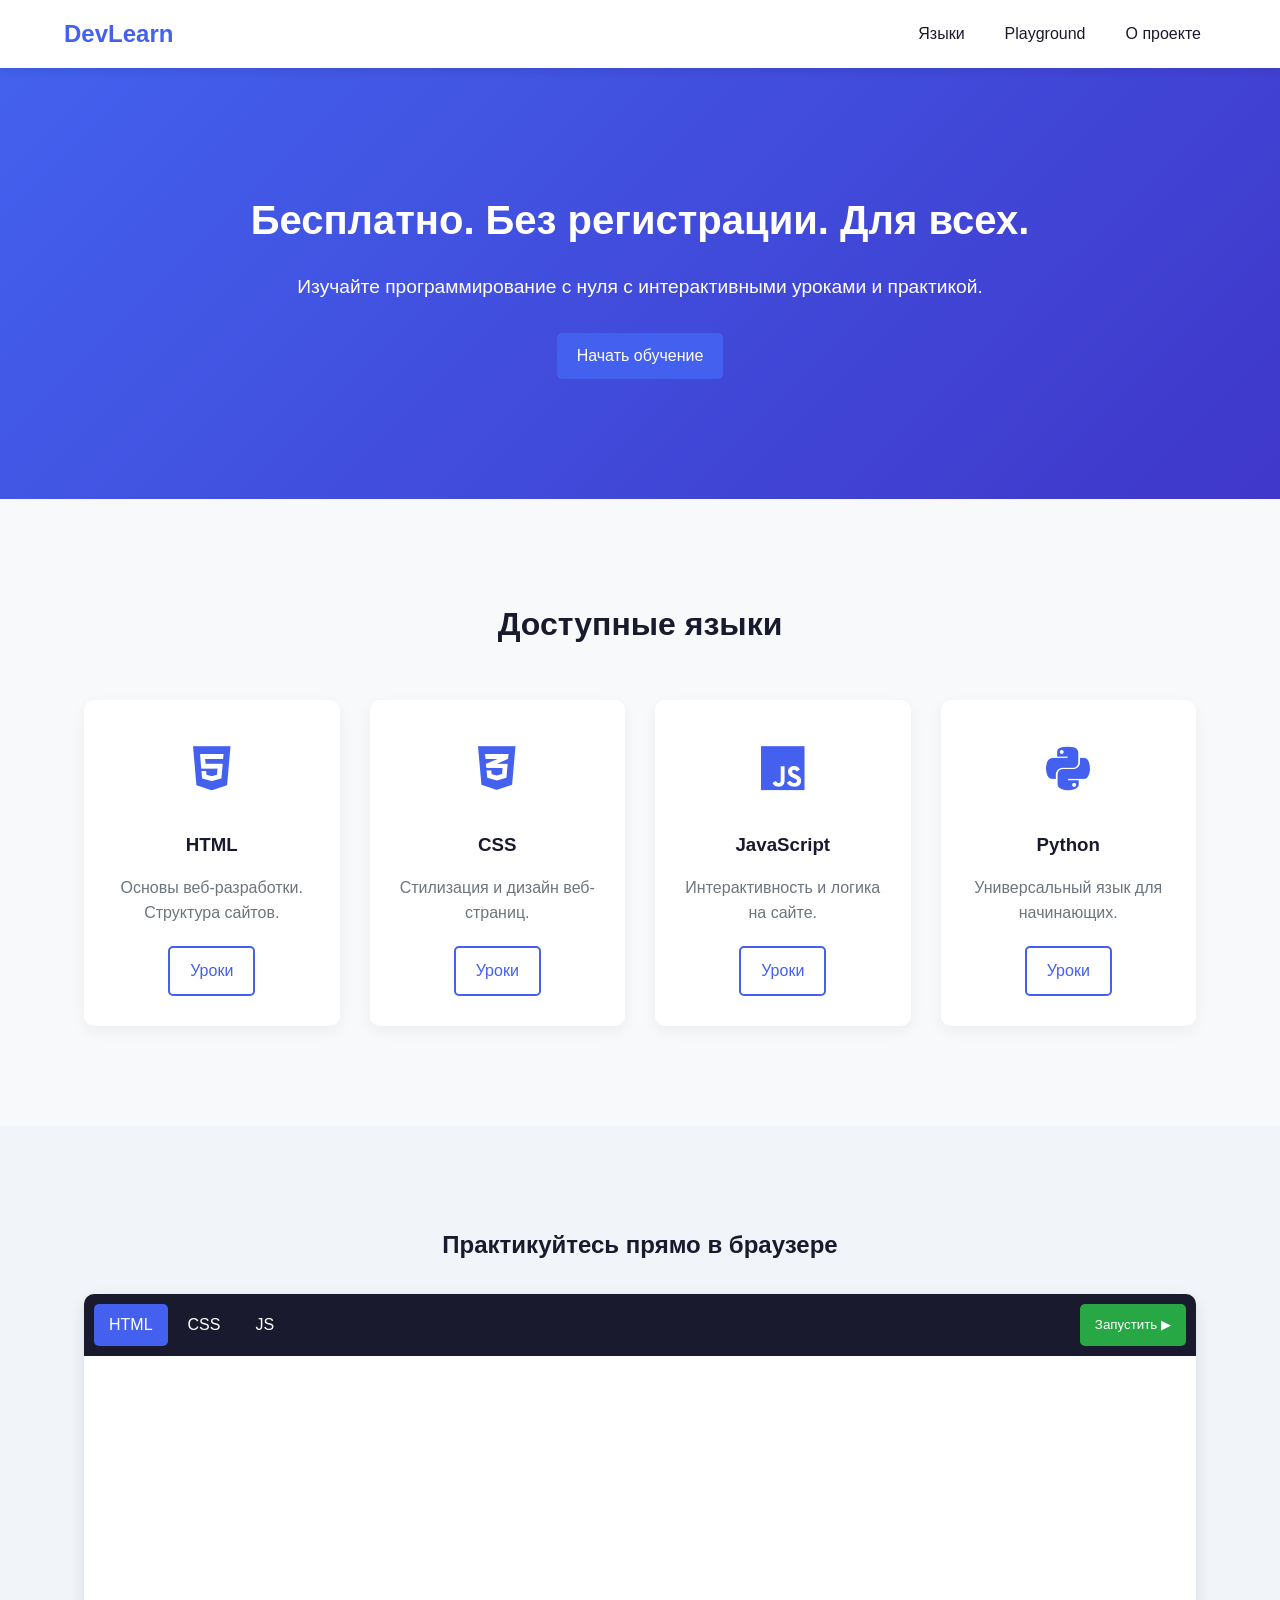
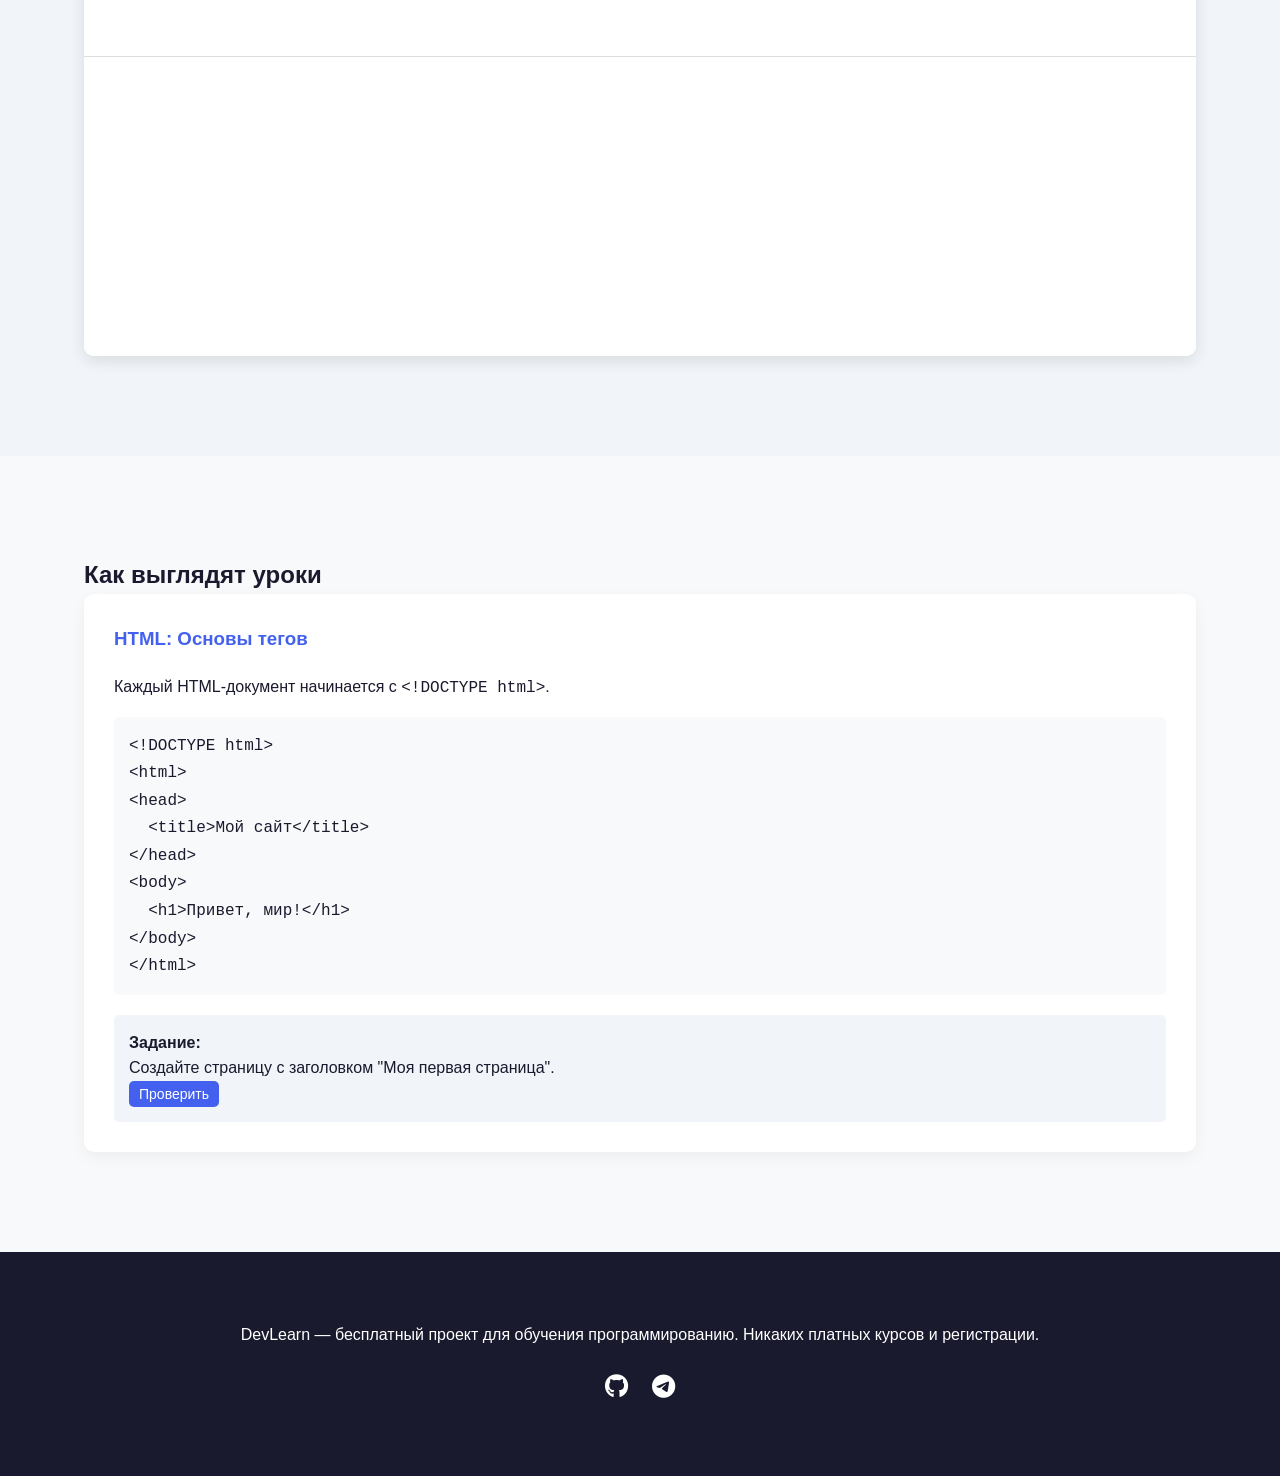
<file: index.html>
<!DOCTYPE html>
<html lang="ru">

<head>
  <meta charset="UTF-8">
  <meta name="viewport" content="width=device-width, initial-scale=1.0">
  <title>DevLearn — Бесплатное обучение программированию</title>
  <link rel="stylesheet" href="/style.css">
  <link rel="stylesheet" href="https://cdnjs.cloudflare.com/ajax/libs/font-awesome/6.4.0/css/all.min.css">
</head>

<body>
  <header>
    <div class="container">
      <h1 class="logo">DevLearn</h1>
      <nav>
        <ul>
          <li><a href="#languages">Языки</a></li>
          <li><a href="#playground">Playground</a></li>
          <li><a href="#about">О проекте</a></li>
        </ul>
      </nav>
    </div>
  </header>

  <section class="hero">
    <div class="container">
      <h2>Бесплатно. Без регистрации. Для всех.</h2>
      <p>Изучайте программирование с нуля с интерактивными уроками и практикой.</p>
      <a href="#languages" class="btn">Начать обучение</a>
    </div>
  </section>

  <section id="languages" class="languages">
    <div class="container">
      <h2>Доступные языки</h2>
      <div class="lang-grid">
        <!-- HTML -->
        <div class="lang-card">
          <div class="lang-icon"><i class="fab fa-html5"></i></div>
          <h3>HTML</h3>
          <p>Основы веб-разработки. Структура сайтов.</p>
          <a href="/lessons/python/index.html" class="btn btn-outline">Уроки</a>
        </div>

        <!-- CSS -->
        <div class="lang-card">
          <div class="lang-icon"><i class="fab fa-css3-alt"></i></div>
          <h3>CSS</h3>
          <p>Стилизация и дизайн веб-страниц.</p>
          <a href="#" class="btn btn-outline">Уроки</a>
        </div>

        <!-- JavaScript -->
        <div class="lang-card">
          <div class="lang-icon"><i class="fab fa-js"></i></div>
          <h3>JavaScript</h3>
          <p>Интерактивность и логика на сайте.</p>
          <a href="#" class="btn btn-outline">Уроки</a>
        </div>

        <!-- Python -->
        <div class="lang-card">
          <div class="lang-icon"><i class="fab fa-python"></i></div>
          <h3>Python</h3>
          <p>Универсальный язык для начинающих.</p>
          <a href="#" class="btn btn-outline">Уроки</a>
        </div>
      </div>
    </div>
  </section>

  <!-- Playground -->
  <section id="playground" class="playground">
    <div class="container">
      <h2>Практикуйтесь прямо в браузере</h2>
      <div class="code-editor">
        <div class="editor-header">
          <span class="lang-tab active">HTML</span>
          <span class="lang-tab">CSS</span>
          <span class="lang-tab">JS</span>
          <button id="run-code" class="btn">Запустить ▶</button>
        </div>
        <div class="editor-content">
          <textarea id="html-code" class="code-area" placeholder="<div>Ваш HTML-код здесь</div>"></textarea>
          <textarea id="css-code" class="code-area" placeholder="body { background: #f0f0f0; }"></textarea>
          <textarea id="js-code" class="code-area" placeholder="console.log('Hello!');"></textarea>
        </div>
        <div class="editor-preview">
          <iframe id="preview-frame"></iframe>
        </div>
      </div>
    </div>
  </section>

  <!-- Пример урока -->
  <section class="lesson-example">
    <div class="container">
      <h2>Как выглядят уроки</h2>
      <div class="lesson-card">
        <h3>HTML: Основы тегов</h3>
        <div class="lesson-content">
          <p>Каждый HTML-документ начинается с <code>&lt;!DOCTYPE html&gt;</code>.</p>
          <pre><code>&lt;!DOCTYPE html&gt;
&lt;html&gt;
&lt;head&gt;
  &lt;title&gt;Мой сайт&lt;/title&gt;
&lt;/head&gt;
&lt;body&gt;
  &lt;h1&gt;Привет, мир!&lt;/h1&gt;
&lt;/body&gt;
&lt;/html&gt;</code></pre>
          <div class="task">
            <h4>Задание:</h4>
            <p>Создайте страницу с заголовком "Моя первая страница".</p>
            <button class="btn btn-small">Проверить</button>
          </div>
        </div>
      </div>
    </div>
  </section>

  <footer id="about">
    <div class="container">
      <p>DevLearn — бесплатный проект для обучения программированию. Никаких платных курсов и регистрации.</p>
      <div class="social">
        <a href="#"><i class="fab fa-github"></i></a>
        <a href="#"><i class="fab fa-telegram"></i></a>
      </div>
    </div>
  </footer>

  <script src="script.js"></script>
</body>

</html>
</file>
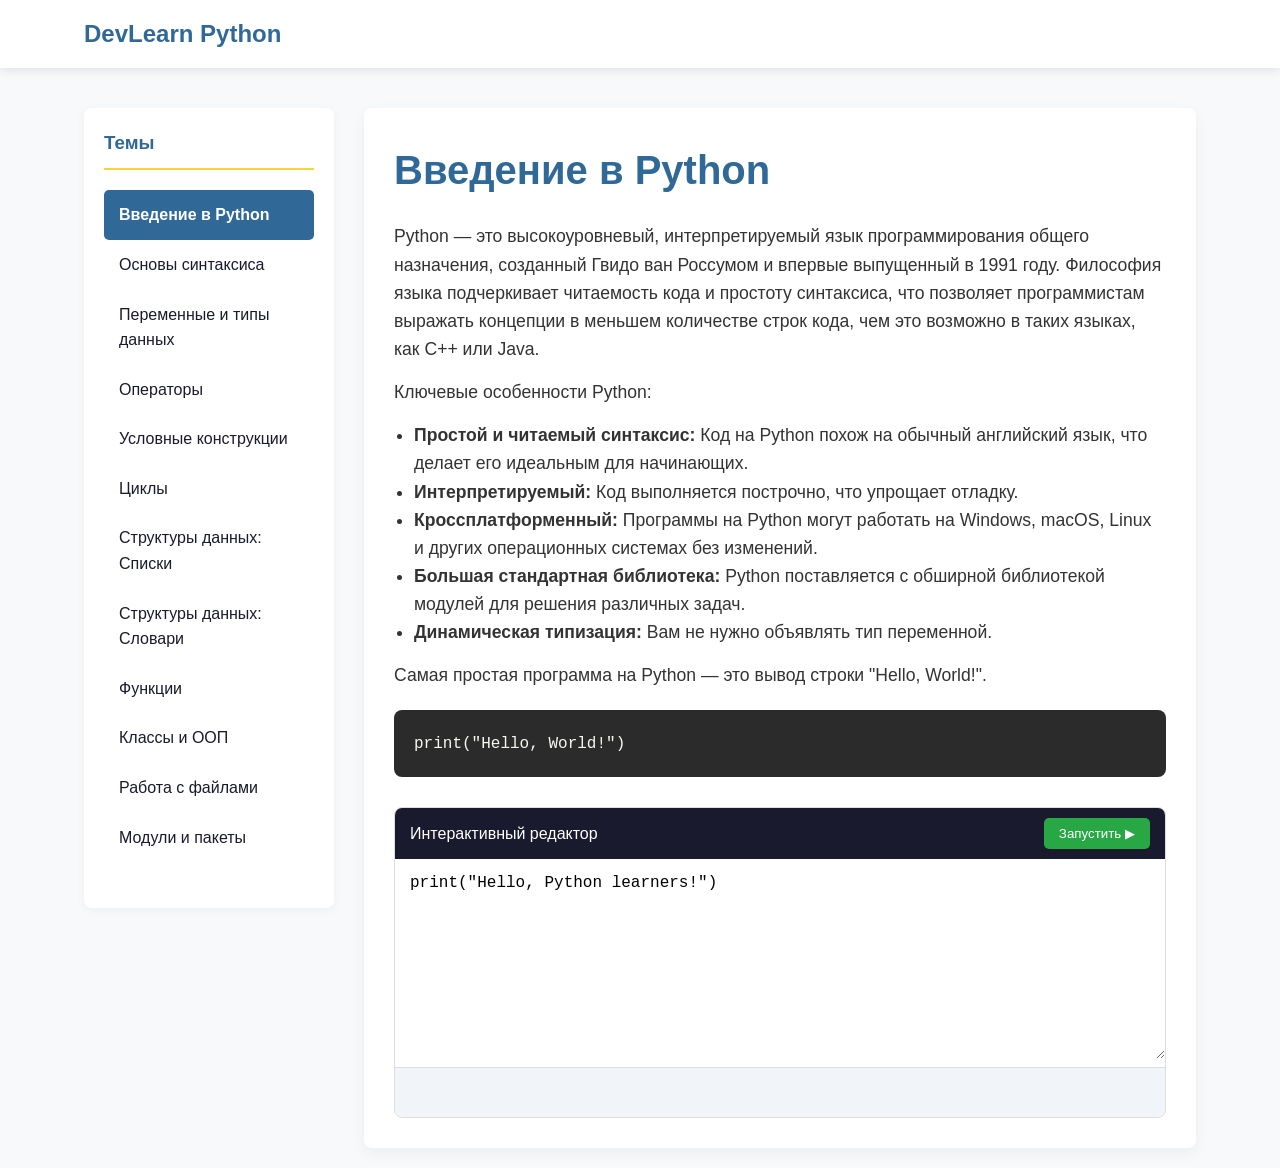
<file: lessons/python/index.html>
<!DOCTYPE html>
<html lang="ru">

<head>
    <meta charset="UTF-8">
    <meta name="viewport" content="width=device-width, initial-scale=1.0">
    <title>DevLearn — Изучение Python с нуля</title>
    <link rel="stylesheet" href="https://cdnjs.cloudflare.com/ajax/libs/font-awesome/6.4.0/css/all.min.css">
    <style>
        /* Основные стили */
        :root {
            --primary: #306998;
            --secondary: #FFD43B;
            --dark: #1a1a2e;
            --light: #f8f9fa;
            --gray: #6c757d;
            --python-blue: #306998;
            --python-yellow: #FFD43B;
        }

        * {
            margin: 0;
            padding: 0;
            box-sizing: border-box;
            font-family: 'Segoe UI', Tahoma, Geneva, Verdana, sans-serif;
        }

        body {
            background-color: var(--light);
            color: var(--dark);
            line-height: 1.6;
        }

        .container {
            width: 90%;
            max-width: 1400px;
            margin: 0 auto;
            padding: 20px;
        }

        .btn {
            display: inline-block;
            padding: 10px 20px;
            background-color: var(--primary);
            color: white;
            border: none;
            border-radius: 5px;
            text-decoration: none;
            cursor: pointer;
            transition: background 0.3s;
        }

        .btn:hover {
            background-color: #25527a;
        }

        /* Шапка */
        header {
            background-color: white;
            box-shadow: 0 2px 10px rgba(0, 0, 0, 0.1);
            position: sticky;
            top: 0;
            z-index: 1000;
        }

        header .container {
            display: flex;
            justify-content: space-between;
            align-items: center;
            padding: 15px 20px;
        }

        .logo {
            font-size: 24px;
            font-weight: 700;
            color: var(--primary);
        }

        /* Основная структура с сайдбаром */
        .main-layout {
            display: flex;
            margin-top: 20px;
        }

        .sidebar {
            width: 250px;
            flex-shrink: 0;
            background-color: #fff;
            padding: 20px;
            border-radius: 8px;
            box-shadow: 0 2px 10px rgba(0, 0, 0, 0.05);
            height: calc(100vh - 100px);
            overflow-y: auto;
            position: sticky;
            top: 80px;
        }

        .sidebar h3 {
            color: var(--primary);
            margin-bottom: 20px;
            border-bottom: 2px solid var(--python-yellow);
            padding-bottom: 10px;
        }

        .sidebar ul {
            list-style: none;
        }

        .sidebar ul li a {
            display: block;
            padding: 12px 15px;
            color: var(--dark);
            text-decoration: none;
            border-radius: 5px;
            transition: all 0.3s ease;
            font-weight: 500;
        }

        .sidebar ul li a:hover {
            background-color: #f1f4f8;
            color: var(--primary);
        }

        .sidebar ul li a.active {
            background-color: var(--primary);
            color: white;
            font-weight: 700;
        }

        .main-content {
            flex-grow: 1;
            padding-left: 30px;
        }

        .content-page {
            display: none;
            background: #fff;
            padding: 30px;
            border-radius: 8px;
            box-shadow: 0 5px 15px rgba(0, 0, 0, 0.05);
        }

        .content-page.active {
            display: block;
        }

        .content-page h2 {
            font-size: 2.5rem;
            color: var(--primary);
            margin-bottom: 20px;
        }

        .content-page p, .content-page ul {
            margin-bottom: 15px;
            font-size: 1.1rem;
            color: #333;
        }

        .content-page ul {
            padding-left: 20px;
        }

        pre {
            background: #2b2b2b;
            color: #f8f8f2;
            padding: 20px;
            border-radius: 8px;
            overflow-x: auto;
            margin: 20px 0;
            tab-size: 4;
            font-size: 1rem;
        }

        code {
            font-family: 'Fira Code', 'Courier New', monospace;
        }

        /* Code Editor */
        .code-editor-container {
            margin-top: 30px;
            border: 1px solid #ddd;
            border-radius: 8px;
            overflow: hidden;
        }

        .editor-header {
            display: flex;
            justify-content: space-between;
            align-items: center;
            background: var(--dark);
            padding: 10px 15px;
            color: white;
        }

        .editor-header h4 {
            font-weight: 500;
        }

        .run-code-btn {
            background-color: #28a745;
            color: white;
            border: none;
            padding: 8px 15px;
            border-radius: 5px;
            cursor: pointer;
            transition: background 0.3s;
        }

        .run-code-btn:hover {
            background-color: #218838;
        }

        .code-editor-area {
            width: 100%;
            height: 200px;
            border: none;
            padding: 15px;
            font-family: 'Fira Code', 'Courier New', monospace;
            resize: vertical;
            outline: none;
            font-size: 1rem;
        }

        .output-area {
            background: #f1f4f8;
            padding: 15px;
            min-height: 50px;
            font-family: 'Fira Code', 'Courier New', monospace;
            color: #333;
            border-top: 1px solid #ddd;
        }

        .output-area p {
            margin: 0;
            padding: 2px 0;
            white-space: pre-wrap;
        }

        .output-area .error {
            color: #d9534f;
        }

        .output-area .success {
            color: #5cb85c;
        }


        /* Адаптивность */
        @media (max-width: 992px) {
            .main-layout {
                flex-direction: column;
            }

            .sidebar {
                width: 100%;
                height: auto;
                position: static;
                margin-bottom: 20px;
            }

            .main-content {
                padding-left: 0;
            }
        }
    </style>
</head>

<body>
<header>
    <div class="container">
        <h1 class="logo">DevLearn Python</h1>
    </div>
</header>

<div class="container main-layout">
    <aside class="sidebar">
        <h3>Темы</h3>
        <ul id="topics-list">
            <li><a href="#intro" class="active">Введение в Python</a></li>
            <li><a href="#syntax">Основы синтаксиса</a></li>
            <li><a href="#variables">Переменные и типы данных</a></li>
            <li><a href="#operators">Операторы</a></li>
            <li><a href="#control-flow">Условные конструкции</a></li>
            <li><a href="#loops">Циклы</a></li>
            <li><a href="#lists">Структуры данных: Списки</a></li>
            <li><a href="#dictionaries">Структуры данных: Словари</a></li>
            <li><a href="#functions">Функции</a></li>
            <li><a href="#oop">Классы и ООП</a></li>
            <li><a href="#files">Работа с файлами</a></li>
            <li><a href="#modules">Модули и пакеты</a></li>
        </ul>
    </aside>

    <main class="main-content">
        <!-- Введение в Python -->
        <div id="intro" class="content-page active">
            <h2>Введение в Python</h2>
            <p>Python — это высокоуровневый, интерпретируемый язык программирования общего назначения, созданный Гвидо
                ван Россумом и впервые выпущенный в 1991 году. Философия языка подчеркивает читаемость кода и простоту
                синтаксиса, что позволяет программистам выражать концепции в меньшем количестве строк кода, чем это
                возможно в таких языках, как C++ или Java.</p>
            <p>Ключевые особенности Python:</p>
            <ul>
                <li><strong>Простой и читаемый синтаксис:</strong> Код на Python похож на обычный английский язык, что
                    делает его идеальным для начинающих.
                </li>
                <li><strong>Интерпретируемый:</strong> Код выполняется построчно, что упрощает отладку.</li>
                <li><strong>Кроссплатформенный:</strong> Программы на Python могут работать на Windows, macOS, Linux и
                    других операционных системах без изменений.
                </li>
                <li><strong>Большая стандартная библиотека:</strong> Python поставляется с обширной библиотекой модулей
                    для решения различных задач.
                </li>
                <li><strong>Динамическая типизация:</strong> Вам не нужно объявлять тип переменной.</li>
            </ul>
            <p>Самая простая программа на Python — это вывод строки "Hello, World!".</p>
            <pre><code>print("Hello, World!")</code></pre>
            <div class="code-editor-container">
                <div class="editor-header">
                    <h4>Интерактивный редактор</h4>
                    <button class="run-code-btn" data-target="intro-output">Запустить ▶</button>
                </div>
                <textarea class="code-editor-area" id="intro-code">print("Hello, Python learners!")</textarea>
                <div class="output-area" id="intro-output"></div>
            </div>
        </div>

        <!-- Основы синтаксиса -->
        <div id="syntax" class="content-page">
            <h2>Основы синтаксиса</h2>
            <p>Синтаксис Python отличается своей лаконичностью. Важнейшей особенностью являются <strong>отступы</strong>,
                которые используются для определения блоков кода вместо фигурных скобок, как во многих других языках.
            </p>
            <p>Основные моменты:</p>
            <ul>
                <li><strong>Отступы:</strong> Используйте 4 пробела для каждого уровня отступа. Это не просто стиль, это
                    требование синтаксиса.
                </li>
                <li><strong>Комментарии:</strong> Однострочные комментарии начинаются с символа <code>#</code>.</li>
                <li><strong>Переменные:</strong> Создаются в момент присвоения им значения. Имена переменных
                    чувствительны к регистру (<code>age</code> и <code>Age</code> — разные переменные).
                </li>
            </ul>
            <pre><code># Это комментарий
# Объявление переменной
site_name = "DevLearn"

# Блок кода с отступом
if True:
    print("Это сообщение будет выведено")
    # Этот print находится в том же блоке

print("А это сообщение уже вне блока if")</code></pre>
            <div class="code-editor-container">
                <div class="editor-header">
                    <h4>Интерактивный редактор</h4>
                    <button class="run-code-btn" data-target="syntax-output">Запустить ▶</button>
                </div>
                <textarea class="code-editor-area" id="syntax-code"># Попробуйте изменить значение переменной
x = 10
if x > 5:
    print(f"Значение {x} больше 5")
    print("Это внутри блока if")
print("Это снаружи блока if")
</textarea>
                <div class="output-area" id="syntax-output"></div>
            </div>
        </div>

        <!-- Переменные и типы данных -->
        <div id="variables" class="content-page">
            <h2>Переменные и типы данных</h2>
            <p>Переменные — это контейнеры для хранения данных. В Python есть несколько встроенных типов данных:</p>
            <ul>
                <li><strong>Текстовый тип:</strong> <code>str</code> (строка)</li>
                <li><strong>Числовые типы:</strong> <code>int</code> (целое число), <code>float</code> (число с
                    плавающей точкой)
                </li>
                <li><strong>Логический тип:</strong> <code>bool</code> (True или False)</li>
                <li><strong>Последовательности:</strong> <code>list</code>, <code>tuple</code>, <code>range</code></li>
                <li><strong>Словарь:</strong> <code>dict</code></li>
                <li><strong>Множества:</strong> <code>set</code></li>
            </ul>
            <p>Вы можете узнать тип любой переменной с помощью функции <code>type()</code>.</p>
            <pre><code>name = "Алиса"      # str
age = 30           # int
height = 1.68      # float
is_active = True   # bool

print(type(name))
print(type(age))
print(type(height))
print(type(is_active))
</code></pre>
            <div class="code-editor-container">
                <div class="editor-header">
                    <h4>Интерактивный редактор</h4>
                    <button class="run-code-btn" data-target="variables-output">Запустить ▶</button>
                </div>
                <textarea class="code-editor-area" id="variables-code"># Объявите несколько переменных разных типов и выведите их
product = "Ноутбук"
price = 75000
in_stock = True

print(f"Товар: {product}")
print(f"Цена: {price} руб.")
print(f"В наличии: {in_stock}")
print(f"Тип цены: {type(price)}")
</textarea>
                <div class="output-area" id="variables-output"></div>
            </div>
        </div>

        <!-- Другие страницы добавляются по аналогии... -->
        <!-- Я добавлю еще несколько для полноты примера -->

        <div id="functions" class="content-page">
            <h2>Функции</h2>
            <p>Функции — это многократно используемые блоки кода, которые выполняют определенную задачу. Они помогают
                сделать код более организованным, модульным и читаемым.</p>
            <p>Функция определяется с помощью ключевого слова <code>def</code>, за которым следует имя функции и круглые
                скобки <code>()</code>. В скобках могут быть указаны параметры.</p>
            <pre><code># Простая функция без параметров
def greet():
    print("Привет, добро пожаловать!")

# Функция с параметрами
def add_numbers(a, b):
    result = a + b
    return result # Ключевое слово return возвращает значение

# Вызов функций
greet()
sum_result = add_numbers(5, 7)
print(f"Сумма: {sum_result}")
</code></pre>
            <div class="code-editor-container">
                <div class="editor-header">
                    <h4>Интерактивный редактор</h4>
                    <button class="run-code-btn" data-target="functions-output">Запустить ▶</button>
                </div>
                <textarea class="code-editor-area" id="functions-code"># Напишите функцию для расчета площади прямоугольника
def calculate_area(width, height):
    return width * height

# Вызовите функцию с разными значениями
area1 = calculate_area(10, 5)
area2 = calculate_area(7, 3)

print(f"Площадь первого прямоугольника: {area1}")
print(f"Площадь второго прямоугольника: {area2}")
</textarea>
                <div class="output-area" id="functions-output"></div>
            </div>
        </div>

        <div id="lists" class="content-page">
            <h2>Структуры данных: Списки</h2>
            <p>Список (<code>list</code>) — это упорядоченная и изменяемая коллекция элементов. Списки могут содержать
                элементы разных типов. Они создаются с помощью квадратных скобок <code>[]</code>.</p>
            <p>Основные операции со списками:</p>
            <ul>
                <li><strong>Доступ к элементам:</strong> по индексу (нумерация с 0). <code>my_list[0]</code></li>
                <li><strong>Добавление элемента:</strong> <code>my_list.append(item)</code></li>
                <li><strong>Удаление элемента:</strong> <code>my_list.remove(item)</code> или <code>del
                    my_list[index]</code></li>
                <li><strong>Длина списка:</strong> <code>len(my_list)</code></li>
            </ul>
            <pre><code># Создание списка
fruits = ["яблоко", "банан", "вишня"]
print(f"Исходный список: {fruits}")

# Добавление элемента
fruits.append("апельсин")
print(f"После добавления: {fruits}")

# Доступ по индексу
first_fruit = fruits[0]
print(f"Первый фрукт: {first_fruit}")

# Удаление элемента
fruits.remove("банан")
print(f"После удаления: {fruits}")

# Длина списка
print(f"Длина списка: {len(fruits)}")
</code></pre>
            <div class="code-editor-container">
                <div class="editor-header">
                    <h4>Интерактивный редактор</h4>
                    <button class="run-code-btn" data-target="lists-output">Запустить ▶</button>
                </div>
                <textarea class="code-editor-area" id="lists-code"># Создайте список чисел
numbers = [10, 20, 30, 40, 50]

# Добавьте число 60 в конец
numbers.append(60)

# Измените второй элемент (с индексом 1) на 25
numbers[1] = 25

# Выведите итоговый список и его длину
print(f"Итоговый список: {numbers}")
print(f"Длина: {len(numbers)}")
</textarea>
                <div class="output-area" id="lists-output"></div>
            </div>
        </div>

        <!-- Остальные страницы (заглушки) -->
        <div id="operators" class="content-page"><h2>Операторы</h2>
            <p>Содержимое скоро появится...</p></div>
        <div id="control-flow" class="content-page"><h2>Условные конструкции</h2>
            <p>Содержимое скоро появится...</p></div>
        <div id="loops" class="content-page"><h2>Циклы</h2>
            <p>Содержимое скоро появится...</p></div>
        <div id="dictionaries" class="content-page"><h2>Структуры данных: Словари</h2>
            <p>Содержимое скоро появится...</p></div>
        <div id="oop" class="content-page"><h2>Классы и ООП</h2>
            <p>Содержимое скоро появится...</p></div>
        <div id="files" class="content-page"><h2>Работа с файлами</h2>
            <p>Содержимое скоро появится...</p></div>
        <div id="modules" class="content-page"><h2>Модули и пакеты</h2>
            <p>Содержимое скоро появится...</p></div>

    </main>
</div>

<script>
    document.addEventListener('DOMContentLoaded', function () {
        const topicLinks = document.querySelectorAll('#topics-list a');
        const contentPages = document.querySelectorAll('.main-content .content-page');
        const runButtons = document.querySelectorAll('.run-code-btn');

        // Функция для переключения страниц
        function switchPage(hash) {
            // Убираем active со всех ссылок и страниц
            topicLinks.forEach(link => link.classList.remove('active'));
            contentPages.forEach(page => page.classList.remove('active'));

            // Находим нужную ссылку и страницу
            const activeLink = document.querySelector(`#topics-list a[href="${hash}"]`);
            const activePage = document.querySelector(hash);

            // Добавляем класс active
            if (activeLink) activeLink.classList.add('active');
            if (activePage) activePage.classList.add('active');
        }

        // Обработчик кликов по ссылкам в сайдбаре
        document.getElementById('topics-list').addEventListener('click', function (e) {
            if (e.target.tagName === 'A') {
                e.preventDefault();
                const hash = e.target.getAttribute('href');
                // Меняем URL для возможности поделиться ссылкой
                window.location.hash = hash;
            }
        });

        // Отслеживаем изменение hash в URL
        window.addEventListener('hashchange', () => {
            const hash = window.location.hash || '#intro';
            switchPage(hash);
        });

        // Инициализация при загрузке страницы
        const initialHash = window.location.hash || '#intro';
        switchPage(initialHash);

        // Обработчик для кнопок "Запустить"
        runButtons.forEach(button => {
            button.addEventListener('click', () => {
                const outputId = button.dataset.target;
                const codeId = outputId.replace('-output', '-code');

                const code = document.getElementById(codeId).value;
                const outputDiv = document.getElementById(outputId);

                // Очищаем предыдущий вывод
                outputDiv.innerHTML = '';

                // Это очень упрощенная эмуляция. Для реального выполнения Python
                // на клиенте нужен WebAssembly, Brython, Skulpt или сервер.
                // Здесь мы перехватываем console.log для вывода.
                const oldLog = console.log;
                let outputBuffer = [];
                console.log = function (...args) {
                    const message = args.map(arg => {
                        if (typeof arg === 'object' && arg !== null) {
                            return JSON.stringify(arg, null, 2);
                        }
                        return String(arg);
                    }).join(' ');
                    outputBuffer.push(message);
                };

                try {
                    // Используем Function для выполнения кода в безопасной области
                    new Function(code)();

                    // Выводим результат
                    outputBuffer.forEach(line => {
                        const p = document.createElement('p');
                        p.textContent = line;
                        outputDiv.appendChild(p);
                    });

                    const successMsg = document.createElement('p');
                    successMsg.className = 'success';
                    successMsg.textContent = 'Код выполнен успешно!';
                    outputDiv.appendChild(successMsg);

                } catch (error) {
                    const errorMsg = document.createElement('p');
                    errorMsg.className = 'error';
                    errorMsg.textContent = `Ошибка: ${error.message}`;
                    outputDiv.appendChild(errorMsg);
                } finally {
                    // Возвращаем оригинальный console.log
                    console.log = oldLog;
                }
            });
        });
    });
</script>
</body>

</html>
</file>
<file: style.css>
/* Основные стили */
:root {
    --primary: #4361ee;
    --secondary: #3f37c9;
    --dark: #1a1a2e;
    --light: #f8f9fa;
    --gray: #6c757d;
}

* {
    margin: 0;
    padding: 0;
    box-sizing: border-box;
    font-family: 'Segoe UI', Tahoma, Geneva, Verdana, sans-serif;
}

body {
    background-color: var(--light);
    color: var(--dark);
    line-height: 1.6;
}

.container {
    width: 90%;
    max-width: 1200px;
    margin: 0 auto;
    padding: 20px;
}

.btn {
    display: inline-block;
    padding: 10px 20px;
    background-color: var(--primary);
    color: white;
    border: none;
    border-radius: 5px;
    text-decoration: none;
    cursor: pointer;
    transition: background 0.3s;
}

.btn:hover {
    background-color: var(--secondary);
}

.btn-outline {
    background: transparent;
    border: 2px solid var(--primary);
    color: var(--primary);
}

.btn-outline:hover {
    background: var(--primary);
    color: white;
}

.btn-small {
    padding: 5px 10px;
    font-size: 14px;
}

/* Шапка */
header {
    background-color: white;
    box-shadow: 0 2px 10px rgba(0, 0, 0, 0.1);
    position: sticky;
    top: 0;
    z-index: 100;
}

header .container {
    display: flex;
    justify-content: space-between;
    align-items: center;
    padding: 15px 0;
}

.logo {
    font-size: 24px;
    font-weight: 700;
    color: var(--primary);
}

nav ul {
    display: flex;
    gap: 10px;
    list-style: none;
}

nav ul li a {
    padding: 10px 15px;
    text-decoration: none;
    color: var(--dark);
    font-weight: 500;
    transition: all 0.3s;
    border-radius: 5px;
}

nav ul li a:hover {
    color: var(--light);
    background-color: var(--primary);
}

/* Герой */
.hero {
    padding: 100px 0;
    text-align: center;
    background: linear-gradient(135deg, var(--primary), var(--secondary));
    color: white;
}

.hero h2 {
    font-size: 2.5rem;
    margin-bottom: 20px;
}

.hero p {
    font-size: 1.2rem;
    margin-bottom: 30px;
}

/* Языки */
.languages {
    padding: 80px 0;
}

.languages h2 {
    text-align: center;
    margin-bottom: 50px;
    font-size: 2rem;
}

.lang-grid {
    display: grid;
    grid-template-columns: repeat(auto-fit, minmax(250px, 1fr));
    gap: 30px;
}

.lang-card {
    background: white;
    padding: 30px;
    border-radius: 10px;
    text-align: center;
    box-shadow: 0 5px 15px rgba(0, 0, 0, 0.05);
    transition: transform 0.3s;
}

.lang-card:hover {
    transform: translateY(-10px);
}

.lang-icon {
    font-size: 50px;
    margin-bottom: 20px;
    color: var(--primary);
}

.lang-card h3 {
    margin-bottom: 15px;
}

.lang-card p {
    color: var(--gray);
    margin-bottom: 20px;
}

/* Playground */
.playground {
    padding: 80px 0;
    background-color: #f1f4f8;
}

.playground h2 {
    text-align: center;
    margin-bottom: 30px;
}

.code-editor {
    background: white;
    border-radius: 10px;
    overflow: hidden;
    box-shadow: 0 5px 15px rgba(0, 0, 0, 0.1);
}

.editor-header {
    display: flex;
    background: var(--dark);
    padding: 10px;
}

.lang-tab {
    color: white;
    padding: 8px 15px;
    cursor: pointer;
    border-radius: 5px;
    margin-right: 5px;
}

.lang-tab.active {
    background: var(--primary);
}

#run-code {
    margin-left: auto;
    padding: 5px 15px;
    background: #28a745;
}

.editor-content {
    display: flex;
    height: 300px;
}

.code-area {
    flex: 1;
    border: none;
    padding: 15px;
    font-family: 'Courier New', monospace;
    resize: none;
    outline: none;
    display: none;
}

.code-area.active {
    display: block;
}

.editor-preview {
    height: 300px;
    border-top: 1px solid #ddd;
}

#preview-frame {
    width: 100%;
    height: 100%;
    border: none;
    background: white;
}

/* Уроки */
.lesson-example {
    padding: 80px 0;
}

.lesson-card {
    background: white;
    padding: 30px;
    border-radius: 10px;
    box-shadow: 0 5px 15px rgba(0, 0, 0, 0.05);
}

.lesson-card h3 {
    margin-bottom: 20px;
    color: var(--primary);
}

pre {
    background: #f8f9fa;
    padding: 15px;
    border-radius: 5px;
    overflow-x: auto;
    margin: 15px 0;
}

code {
    font-family: 'Courier New', monospace;
}

.task {
    background: #f1f4f8;
    padding: 15px;
    border-radius: 5px;
    margin-top: 20px;
}

/* Подвал */
footer {
    background: var(--dark);
    color: white;
    padding: 50px 0;
    text-align: center;
}

.social {
    margin-top: 20px;
}

.social a {
    color: white;
    font-size: 24px;
    margin: 0 10px;
}

/* Адаптивность */
@media (max-width: 768px) {
    header .container {
        flex-direction: column;
    }

    nav ul {
        margin-top: 20px;
    }

    .editor-content {
        flex-direction: column;
        height: auto;
    }

    .code-area {
        height: 200px;
    }
}
</file>
